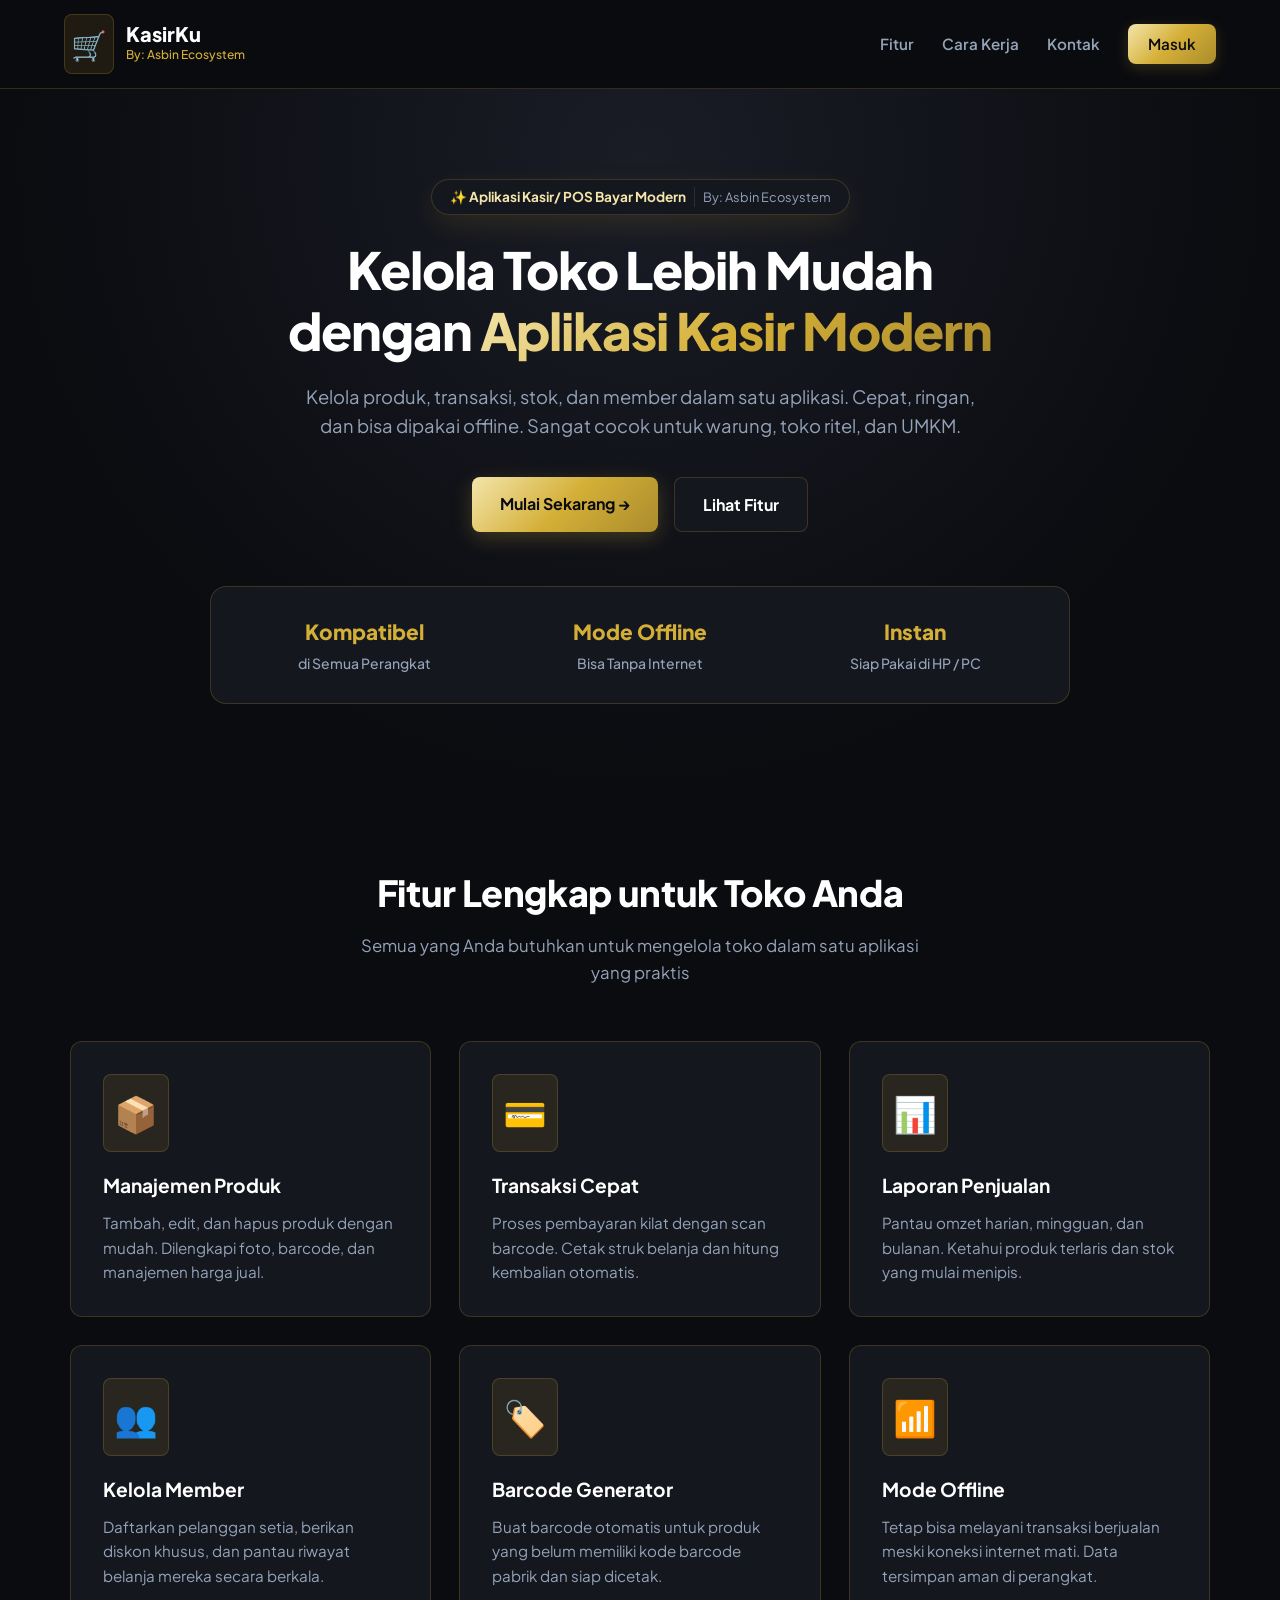
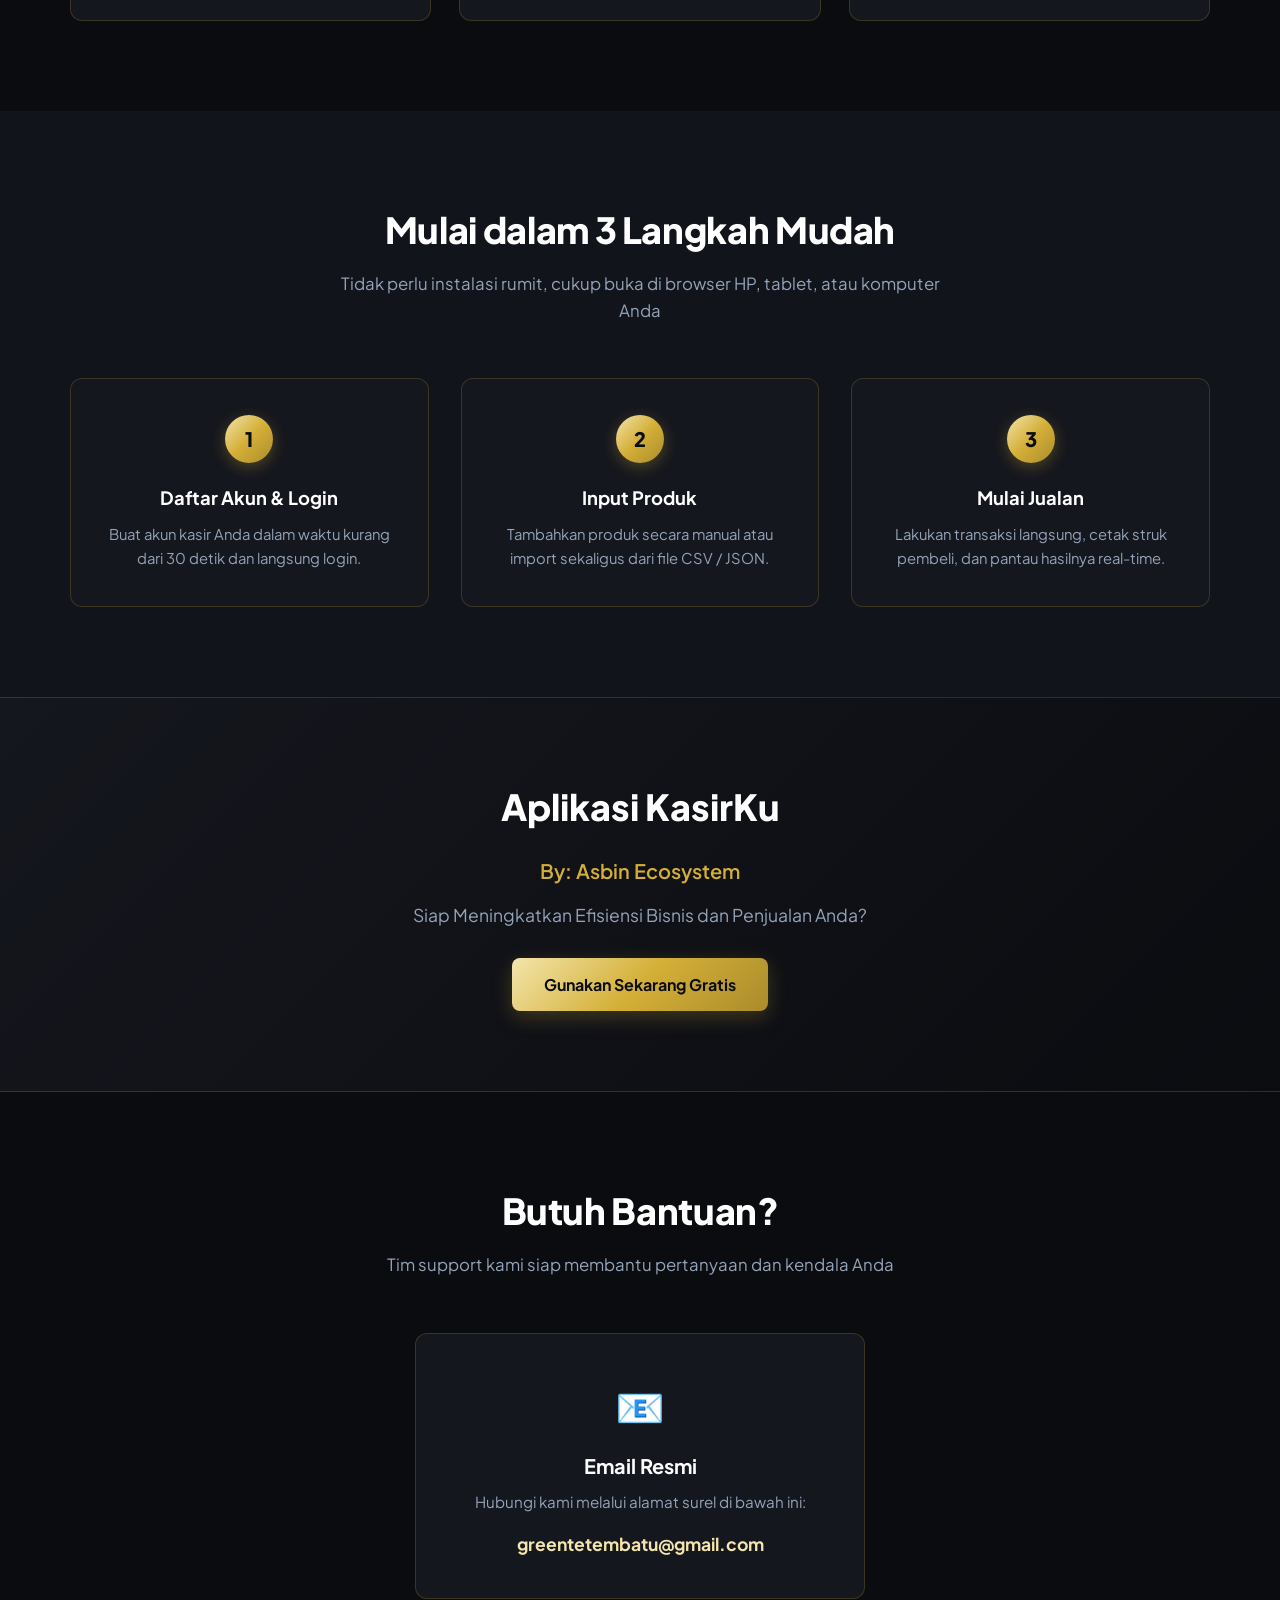
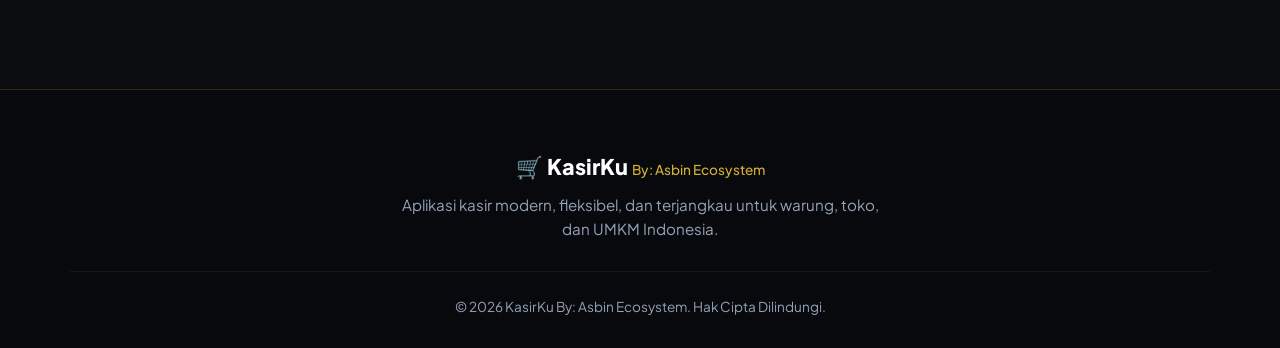
<file: index.html>
<!DOCTYPE html>
<html lang="id">
<head>

  <!-- ==============================
       DASAR
  ============================== -->
  <meta charset="UTF-8" />
  <meta http-equiv="X-UA-Compatible" content="IE=edge" />
  <meta
    name="viewport"
    content="width=device-width, initial-scale=1, viewport-fit=cover"
  />

  <!-- ==============================
       SEO UTAMA
  ============================== -->
  <title>KasirKu - Aplikasi Kasir Online & Offline untuk UMKM | Asbin Ecosystem</title>

  <meta
    name="description"
    content="KasirKu adalah aplikasi kasir (POS) modern untuk warung, toko, dan UMKM Indonesia. Kelola produk, transaksi, stok, dan member dengan mudah — online maupun offline. Gratis dan siap pakai."
  />

  <meta
    name="keywords"
    content="aplikasi kasir, kasir online, kasir offline, POS Indonesia, kasir UMKM, aplikasi POS gratis, kasir warung, kasir toko, manajemen stok, KasirKu, Asbin Ecosystem"
  />

  <meta name="author" content="Asbin Ecosystem" />
  <meta name="robots" content="index, follow, max-image-preview:large" />
  <meta name="googlebot" content="index, follow" />
  <meta name="theme-color" content="#2563eb" />
  <meta name="application-name" content="KasirKu" />
  <meta name="generator" content="Asbin Ecosystem" />

  <link rel="canonical" href="https://kasirasbinecosystem.vercel.app/" />

  <!-- Bahasa & Lokasi -->
  <meta http-equiv="content-language" content="id" />
  <meta name="geo.region" content="ID" />
  <meta name="geo.placename" content="Indonesia" />
  <link rel="icon" type="image/x-icon" href="/favicon.ico" />


  <!-- ==============================
       OPEN GRAPH (WhatsApp, FB, LinkedIn)
  ============================== -->
  <meta property="og:type" content="website" />
  <meta property="og:site_name" content="KasirKu" />
  <meta property="og:locale" content="id_ID" />
  <meta property="og:url" content="https://kasirasbinecosystem.vercel.app/" />
  <meta
    property="og:title"
    content="KasirKu - Aplikasi Kasir Online & Offline untuk UMKM"
  />
  <meta
    property="og:description"
    content="Aplikasi kasir (POS) modern untuk warung, toko, dan UMKM. Kelola produk, transaksi, stok, dan member dengan mudah. Gratis dan siap pakai."
  />
  <meta
    property="og:image"
    content="https://kasirasbinecosystem.vercel.app/icons/icon-512x512.png"
  />
  <meta property="og:image:width" content="512" />
  <meta property="og:image:height" content="512" />
  <meta property="og:image:alt" content="Logo KasirKu - Aplikasi Kasir UMKM" />

  <!-- ==============================
       TWITTER CARD
  ============================== -->
  <meta name="twitter:card" content="summary_large_image" />
  <meta
    name="twitter:title"
    content="KasirKu - Aplikasi Kasir Online & Offline untuk UMKM"
  />
  <meta
    name="twitter:description"
    content="Aplikasi kasir (POS) modern untuk warung, toko, dan UMKM. Kelola produk, transaksi, stok, dan member dengan mudah."
  />
  <meta
    name="twitter:image"
    content="https://kasirasbinecosystem.vercel.app/icons/icon-512x512.png"
  />
  <meta name="twitter:creator" content="@asbinecosystem" />

  <!-- ==============================
       PWA / MOBILE
  ============================== -->
  <!--<link rel="manifest" href="./manifest.json" />-->
  <link
    rel="icon"
    type="image/png"
    sizes="192x192"
    href="./icons/android-icon-192x192.png"
  />
  <link
    rel="icon"
    type="image/png"
    sizes="512x512"
    href="./icons/icon-512x512.png"
  />
  <link rel="shortcut icon" href="favicon.ico" type="image/x-icon" />
  <link
    rel="apple-touch-icon"
    sizes="180x180"
    href="./icons/android-icon-192x192.png"
  />

  <meta name="apple-mobile-web-app-capable" content="yes" />
  <meta name="apple-mobile-web-app-title" content="KasirKu" />
  <meta
    name="apple-mobile-web-app-status-bar-style"
    content="black-translucent"
  />
  <meta name="mobile-web-app-capable" content="yes" />
  <meta name="format-detection" content="telephone=no" />

  <!-- ==============================
       PERFORMA — Preconnect
  ============================== -->
  <link rel="preconnect" href="https://fonts.googleapis.com" />
  <link rel="preconnect" href="https://fonts.gstatic.com" crossorigin />
  <link rel="dns-prefetch" href="https://cdnjs.cloudflare.com" />
  <link rel="dns-prefetch" href="https://unpkg.com" />

  <!-- Font Google (Plus Jakarta Sans) -->
  <link
    href="https://fonts.googleapis.com/css2?family=Plus+Jakarta+Sans:wght@400;500;600;700;800&display=swap"
    rel="stylesheet"
  />

  <!-- ==============================
       STRUKTUR DATA — Schema.org
       Bantu Google pahami ini aplikasi (rich result)
  ============================== -->
  <script type="application/ld+json">
    {
      "@context": "https://schema.org",
      "@graph": [
        {
          "@type": "SoftwareApplication",
          "@id": "https://kasirasbinecosystem.vercel.app/#app",
          "name": "KasirKu",
          "alternateName": "KasirKu by Asbin Ecosystem",
          "url": "https://kasirasbinecosystem.vercel.app/",
          "applicationCategory": "BusinessApplication",
          "applicationSubCategory": "Point of Sale (POS)",
          "operatingSystem": "Web, Android, iOS",
          "inLanguage": "id-ID",
          "description": "Aplikasi kasir (POS) modern untuk warung, toko, dan UMKM. Kelola produk, transaksi, stok, dan member dengan mudah — online maupun offline.",
          "image": "https://kasirasbinecosystem.vercel.app/icons/icon-512x512.png",
          "screenshot": "https://kasirasbinecosystem.vercel.app/icons/icon-512x512.png",
          "offers": {
            "@type": "Offer",
            "price": "0",
            "priceCurrency": "IDR",
            "availability": "https://schema.org/InStock"
          },
          "featureList": [
            "Manajemen produk & stok",
            "Transaksi cepat dengan barcode",
            "Riwayat penjualan & laba",
            "Manajemen member & loyalitas",
            "Dukungan offline (PWA)",
            "Cetak struk & kartu member"
          ],
          "author": {
            "@type": "Organization",
            "name": "Asbin Ecosystem",
            "url": "https://kasirasbinecosystem.vercel.app/"
          }
        },
        {
          "@type": "Organization",
          "@id": "https://kasirasbinecosystem.vercel.app/#org",
          "name": "Asbin Ecosystem",
          "url": "https://kasirasbinecosystem.vercel.app/",
          "logo": "https://kasirasbinecosystem.vercel.app/icons/icon-512x512.png",
          "sameAs": []
        },
        {
          "@type": "WebSite",
          "@id": "https://kasirasbinecosystem.vercel.app/#website",
          "url": "https://kasirasbinecosystem.vercel.app/",
          "name": "KasirKu",
          "publisher": {
            "@id": "https://kasirasbinecosystem.vercel.app/#org"
          },
          "potentialAction": {
            "@type": "SearchAction",
            "target": "https://kasirasbinecosystem.vercel.app/?q={search_term_string}",
            "query-input": "required name=search_term_string"
          }
        }
      ]
    }
  </script>



  <style>
    /* ============ DESIGN SYSTEM & VARIABLES (DARK GOLD) ============ */
:root {
  --bg-dark: #0b0c10;
  --bg-card: #15171e;
  --bg-alt: #12141c;
  --gold-primary: #d4af37;
  --gold-light: #f3e5ab;
  --gold-gradient: linear-gradient(135deg, #f3e5ab 0%, #d4af37 50%, #aa8c2c 100%);
  --text-main: #ffffff;
  --text-muted: #94a3b8;
  --border-color: rgba(212, 175, 55, 0.2);
  --radius-sm: 8px;
  --radius-md: 12px;
  --radius-lg: 16px;
  --shadow-gold: 0 10px 30px -4px rgba(212, 175, 55, 0.15);
  --transition: all 0.4s cubic-bezier(0.16, 1, 0.3, 1);
}

/* ============ RESET & BASE ============ */
* {
  margin: 0;
  padding: 0;
  box-sizing: border-box;
}

html {
  scroll-behavior: smooth;
  font-family: 'Plus Jakarta Sans', system-ui, -apple-system, sans-serif;
  color: var(--text-main);
  background-color: var(--bg-dark);
}

body {
  line-height: 1.6;
  overflow-x: hidden;
  background-color: var(--bg-dark);
}

a {
  text-decoration: none;
  color: inherit;
}

/* ============ ANIMASI KEYFRAMES ============ */
@keyframes fadeInDown {
  from {
    opacity: 0;
    transform: translateY(-20px);
  }
  to {
    opacity: 1;
    transform: translateY(0);
  }
}

@keyframes fadeInUp {
  from {
    opacity: 0;
    transform: translateY(30px);
  }
  to {
    opacity: 1;
    transform: translateY(0);
  }
}

@keyframes floatGlow {
  0%, 100% {
    box-shadow: 0 10px 30px -4px rgba(212, 175, 55, 0.15);
  }
  50% {
    box-shadow: 0 15px 40px -2px rgba(212, 175, 55, 0.3);
  }
}

.hero-inner, .section-title, .feature-card, .step-card {
  animation: fadeInUp 0.8s cubic-bezier(0.16, 1, 0.3, 1) forwards;
}

/* ============ NAVBAR ============ */
.navbar {
  position: sticky;
  top: 0;
  background: rgba(11, 12, 16, 0.85);
  backdrop-filter: blur(12px);
  border-bottom: 1px solid var(--border-color);
  z-index: 1000;
  animation: fadeInDown 0.6s ease;
}

.nav-inner {
  max-width: 1200px;
  margin: 0 auto;
  padding: 14px 24px;
  display: flex;
  align-items: center;
  justify-content: space-between;
}

.logo {
  display: flex;
  align-items: center;
  gap: 12px;
  transition: var(--transition);
}

.logo:hover {
  transform: scale(1.02);
}

.logo-icon {
  font-size: 1.8rem;
  background: rgba(212, 175, 55, 0.1);
  border: 1px solid var(--border-color);
  padding: 6px;
  border-radius: var(--radius-sm);
}

.logo-text {
  display: flex;
  flex-direction: column;
}

.logo-text .title {
  font-weight: 800;
  font-size: 1.25rem;
  color: var(--text-main);
  line-height: 1.1;
}

.logo-text .subtitle {
  font-size: 0.75rem;
  color: var(--gold-primary);
  font-weight: 500;
}

.nav-links {
  display: flex;
  align-items: center;
  gap: 28px;
}

.nav-links a {
  font-size: 0.95rem;
  font-weight: 600;
  color: var(--text-muted);
  transition: var(--transition);
  position: relative;
}

.nav-links a:not(.btn-login-nav):after {
  content: '';
  position: absolute;
  width: 0;
  height: 2px;
  bottom: -4px;
  left: 0;
  background-color: var(--gold-primary);
  transition: var(--transition);
}

.nav-links a:hover {
  color: var(--gold-primary);
}

.nav-links a:hover:after {
  width: 100%;
}

.btn-login-nav {
  background: var(--gold-gradient);
  color: #0b0c10 !important;
  font-weight: 700;
  padding: 8px 20px;
  border-radius: var(--radius-sm);
  box-shadow: 0 4px 15px rgba(212, 175, 55, 0.2);
  transition: var(--transition);
}

.btn-login-nav:hover {
  transform: translateY(-2px);
  box-shadow: 0 6px 20px rgba(212, 175, 55, 0.4);
}

/* ============ HERO SECTION ============ */
.hero {
  background: radial-gradient(circle at 50% 10%, #1a1c26 0%, var(--bg-dark) 70%);
  padding: 90px 24px 70px;
  text-align: center;
  position: relative;
  overflow: hidden;
}

.hero-inner {
  max-width: 860px;
  margin: 0 auto;
}

.badge-wrapper {
  display: inline-flex;
  align-items: center;
  gap: 8px;
  background: var(--bg-card);
  padding: 6px 18px;
  border-radius: 50px;
  border: 1px solid var(--border-color);
  box-shadow: var(--shadow-gold);
  margin-bottom: 24px;
  animation: fadeInDown 0.8s ease;
}

.badge {
  font-size: 0.85rem;
  font-weight: 700;
  color: var(--gold-light);
}

.badge-sub {
  font-size: 0.8rem;
  color: var(--text-muted);
  border-left: 1px solid rgba(255, 255, 255, 0.1);
  padding-left: 8px;
}

.hero h1 {
  font-size: 3.2rem;
  font-weight: 800;
  line-height: 1.2;
  letter-spacing: -0.02em;
  margin-bottom: 20px;
}

.hero .highlight {
  background: var(--gold-gradient);
  -webkit-background-clip: text;
  -webkit-text-fill-color: transparent;
}

.hero p {
  font-size: 1.15rem;
  color: var(--text-muted);
  max-width: 680px;
  margin: 0 auto 36px;
}

.hero-buttons {
  display: flex;
  justify-content: center;
  gap: 16px;
  margin-bottom: 54px;
}

.btn-primary, .btn-secondary {
  padding: 14px 28px;
  font-weight: 700;
  border-radius: var(--radius-sm);
  transition: var(--transition);
}

.btn-primary {
  background: var(--gold-gradient);
  color: #0b0c10;
  box-shadow: 0 6px 20px rgba(212, 175, 55, 0.25);
}

.btn-primary:hover {
  transform: translateY(-3px);
  box-shadow: 0 10px 25px rgba(212, 175, 55, 0.4);
}

.btn-secondary {
  background: var(--bg-card);
  color: var(--text-main);
  border: 1px solid var(--border-color);
}

.btn-secondary:hover {
  background: rgba(212, 175, 55, 0.08);
  border-color: var(--gold-primary);
  color: var(--gold-light);
  transform: translateY(-3px);
}

.stats {
  display: grid;
  grid-template-columns: repeat(3, 1fr);
  gap: 24px;
  background: var(--bg-card);
  padding: 28px;
  border-radius: var(--radius-lg);
  border: 1px solid var(--border-color);
  animation: floatGlow 6s ease-in-out infinite;
}

.stat-value {
  font-size: 1.3rem;
  font-weight: 800;
  color: var(--gold-primary);
  margin-bottom: 4px;
}

.stat-label {
  font-size: 0.875rem;
  color: var(--text-muted);
  font-weight: 500;
}

/* ============ LAYOUT GENERAL & SECTIONS ============ */
.section-padding {
  padding: 90px 24px;
}

.bg-alt {
  background-color: var(--bg-alt);
}

.section-inner {
  max-width: 1140px;
  margin: 0 auto;
}

.section-title {
  text-align: center;
  max-width: 600px;
  margin: 0 auto 54px;
}

.section-title h2 {
  font-size: 2.25rem;
  font-weight: 800;
  margin-bottom: 12px;
  letter-spacing: -0.01em;
  color: var(--text-main);
}

.section-title p {
  color: var(--text-muted);
  font-size: 1.05rem;
}

/* ============ FITUR ============ */
.features-grid {
  display: grid;
  grid-template-columns: repeat(auto-fit, minmax(320px, 1fr));
  gap: 28px;
}

.feature-card {
  background: var(--bg-card);
  padding: 32px;
  border-radius: var(--radius-md);
  border: 1px solid var(--border-color);
  transition: var(--transition);
}

.feature-card:hover {
  transform: translateY(-6px);
  border-color: var(--gold-primary);
  box-shadow: var(--shadow-gold);
}

.feature-icon {
  font-size: 2.2rem;
  margin-bottom: 18px;
  display: inline-block;
  background: rgba(212, 175, 55, 0.1);
  border: 1px solid var(--border-color);
  padding: 10px;
  border-radius: var(--radius-sm);
  transition: var(--transition);
}

.feature-card:hover .feature-icon {
  transform: scale(1.1) rotate(5deg);
}

.feature-card h3 {
  font-size: 1.2rem;
  font-weight: 700;
  margin-bottom: 10px;
  color: var(--text-main);
}

.feature-card p {
  color: var(--text-muted);
  font-size: 0.95rem;
  line-height: 1.6;
}

/* ============ CARA KERJA ============ */
.steps-grid {
  display: grid;
  grid-template-columns: repeat(3, 1fr);
  gap: 32px;
}

.step-card {
  background: var(--bg-card);
  padding: 36px 28px;
  border-radius: var(--radius-md);
  border: 1px solid var(--border-color);
  text-align: center;
  position: relative;
  transition: var(--transition);
}

.step-card:hover {
  transform: translateY(-5px);
  border-color: var(--gold-primary);
}

.step-num {
  width: 48px;
  height: 48px;
  background: var(--gold-gradient);
  color: #0b0c10;
  font-size: 1.25rem;
  font-weight: 800;
  border-radius: 50%;
  display: flex;
  align-items: center;
  justify-content: center;
  margin: 0 auto 20px;
  box-shadow: 0 4px 15px rgba(212, 175, 55, 0.3);
}

.step-card h3 {
  font-size: 1.15rem;
  font-weight: 700;
  margin-bottom: 10px;
  color: var(--text-main);
}

.step-card p {
  color: var(--text-muted);
  font-size: 0.925rem;
}

/* ============ CTA BANNER ============ */
.cta-banner {
  background: linear-gradient(135deg, #15171e 0%, #0b0c10 100%);
  border-top: 1px solid var(--border-color);
  border-bottom: 1px solid var(--border-color);
  padding: 80px 24px;
  text-align: center;
}

.cta-inner {
  max-width: 700px;
  margin: 0 auto;
}

.cta-banner h2 {
  font-size: 2.25rem;
  font-weight: 800;
  margin-bottom: 8px;
  color: var(--text-main);
}

.cta-subtext {
  font-size: 1.25rem;
  color: var(--gold-primary);
  font-weight: 600;
}

.cta-banner p {
  font-size: 1.1rem;
  color: var(--text-muted);
  margin-bottom: 28px;
}

.btn-cta {
  display: inline-block;
  background: var(--gold-gradient);
  color: #0b0c10;
  padding: 14px 32px;
  font-weight: 700;
  border-radius: var(--radius-sm);
  transition: var(--transition);
  box-shadow: 0 6px 20px rgba(212, 175, 55, 0.25);
}

.btn-cta:hover {
  transform: scale(1.05);
  box-shadow: 0 10px 30px rgba(212, 175, 55, 0.4);
}

/* ============ KONTAK ============ */
.kontak-grid {
  display: flex;
  justify-content: center;
}

.kontak-card {
  background: var(--bg-card);
  padding: 40px;
  border-radius: var(--radius-md);
  border: 1px solid var(--border-color);
  text-align: center;
  max-width: 450px;
  width: 100%;
  transition: var(--transition);
}

.kontak-card:hover {
  border-color: var(--gold-primary);
  box-shadow: var(--shadow-gold);
}

.kontak-icon {
  font-size: 2.5rem;
  margin-bottom: 12px;
}

.kontak-card h3 {
  font-size: 1.25rem;
  font-weight: 700;
  margin-bottom: 8px;
  color: var(--text-main);
}

.kontak-card p {
  color: var(--text-muted);
  margin-bottom: 16px;
  font-size: 0.95rem;
}

.kontak-link {
  display: inline-block;
  font-size: 1.1rem;
  font-weight: 700;
  color: var(--gold-light);
  transition: var(--transition);
}

.kontak-link:hover {
  color: var(--gold-primary);
  text-decoration: underline;
}

/* ============ FOOTER ============ */
.footer {
  background: #08090c;
  color: var(--text-muted);
  padding: 60px 24px 30px;
  border-top: 1px solid var(--border-color);
}

.footer-inner {
  max-width: 1140px;
  margin: 0 auto;
  text-align: center;
}

.footer-brand h3 {
  color: var(--text-main);
  font-size: 1.35rem;
  font-weight: 800;
  margin-bottom: 8px;
}

.footer-brand h3 span {
  font-size: 0.85rem;
  color: var(--gold-primary);
  font-weight: 500;
}

.footer-brand p {
  font-size: 0.95rem;
  max-width: 500px;
  margin: 0 auto 30px;
}

.footer-bottom {
  padding-top: 24px;
  border-top: 1px solid rgba(255, 255, 255, 0.05);
  font-size: 0.85rem;
}

/* ============ RESPONSIF (MOBILE & TABLET) ============ */
@media (max-width: 900px) {
  .hero h1 {
    font-size: 2.4rem;
  }
  
  .steps-grid {
    grid-template-columns: 1fr;
    gap: 20px;
  }
}

@media (max-width: 640px) {
  .nav-inner {
    padding: 12px 16px;
  }
  
  .nav-links {
    gap: 12px;
  }

  .nav-links a:not(.btn-login-nav) {
    display: none; 
  }

  .hero {
    padding: 60px 16px 50px;
  }

  .hero h1 {
    font-size: 1.9rem;
  }

  .badge-wrapper {
    flex-direction: column;
    gap: 2px;
    padding: 8px 16px;
  }

  .badge-sub {
    border-left: none;
    padding-left: 0;
  }

  .hero-buttons {
    flex-direction: column;
  }

  .btn-primary, .btn-secondary {
    width: 100%;
    text-align: center;
  }

  .stats {
    grid-template-columns: 1fr;
    gap: 16px;
    padding: 20px;
  }

  .features-grid {
    grid-template-columns: 1fr;
  }

  .section-padding {
    padding: 60px 16px;
  }

  .section-title h2 {
    font-size: 1.75rem;
  }
}
  </style>


</head>
<body>

  <!-- ============ NAVBAR ============ -->
  <nav class="navbar">
    <div class="nav-inner">
      <a href="#" class="logo" aria-label="KasirKu Beranda">
        <div class="logo-icon">🛒</div>
        <div class="logo-text">
          <span class="title">KasirKu</span>
          <span class="subtitle">By: Asbin Ecosystem</span>
        </div>
      </a>
      
      <div class="nav-links">
        <a href="#fitur">Fitur</a>
        <a href="#cara-kerja">Cara Kerja</a>
        <a href="#kontak">Kontak</a>
        <a href="login.html" class="btn-login-nav">Masuk</a>
      </div>
    </div>
  </nav>

  <!-- ============ HERO SECTION ============ -->
  <header class="hero">
    <div class="hero-inner">
      <div class="badge-wrapper">
        <span class="badge">✨ Aplikasi Kasir/ POS Bayar Modern</span>
        <span class="badge-sub">By: Asbin Ecosystem</span>
      </div>

      <h1>
        Kelola Toko Lebih Mudah<br>
        dengan <span class="highlight">Aplikasi Kasir Modern</span>
      </h1>

      <p>
        Kelola produk, transaksi, stok, dan member dalam satu aplikasi.
        Cepat, ringan, dan bisa dipakai offline. Sangat cocok untuk warung, toko ritel, dan UMKM.
      </p>

      <div class="hero-buttons">
        <a href="login.html" class="btn-primary">Mulai Sekarang →</a>
        <a href="#fitur" class="btn-secondary">Lihat Fitur</a>
      </div>

      <div class="stats">
        <div class="stat">
          <div class="stat-value">Kompatibel</div>
          <div class="stat-label">di Semua Perangkat</div>
        </div>
        <div class="stat">
          <div class="stat-value">Mode Offline</div>
          <div class="stat-label">Bisa Tanpa Internet</div>
        </div>
        <div class="stat">
          <div class="stat-value">Instan</div>
          <div class="stat-label">Siap Pakai di HP / PC</div>
        </div>
      </div>
    </div>
  </header>

  <!-- ============ FITUR ============ -->
  <section id="fitur" class="section-padding">
    <div class="section-inner">
      <div class="section-title">
        <h2>Fitur Lengkap untuk Toko Anda</h2>
        <p>Semua yang Anda butuhkan untuk mengelola toko dalam satu aplikasi yang praktis</p>
      </div>

      <div class="features-grid">
        <article class="feature-card">
          <div class="feature-icon">📦</div>
          <h3>Manajemen Produk</h3>
          <p>Tambah, edit, dan hapus produk dengan mudah. Dilengkapi foto, barcode, dan manajemen harga jual.</p>
        </article>

        <article class="feature-card">
          <div class="feature-icon">💳</div>
          <h3>Transaksi Cepat</h3>
          <p>Proses pembayaran kilat dengan scan barcode. Cetak struk belanja dan hitung kembalian otomatis.</p>
        </article>

        <article class="feature-card">
          <div class="feature-icon">📊</div>
          <h3>Laporan Penjualan</h3>
          <p>Pantau omzet harian, mingguan, dan bulanan. Ketahui produk terlaris dan stok yang mulai menipis.</p>
        </article>

        <article class="feature-card">
          <div class="feature-icon">👥</div>
          <h3>Kelola Member</h3>
          <p>Daftarkan pelanggan setia, berikan diskon khusus, dan pantau riwayat belanja mereka secara berkala.</p>
        </article>

        <article class="feature-card">
          <div class="feature-icon">🏷️</div>
          <h3>Barcode Generator</h3>
          <p>Buat barcode otomatis untuk produk yang belum memiliki kode barcode pabrik dan siap dicetak.</p>
        </article>

        <article class="feature-card">
          <div class="feature-icon">📶</div>
          <h3>Mode Offline</h3>
          <p>Tetap bisa melayani transaksi berjualan meski koneksi internet mati. Data tersimpan aman di perangkat.</p>
        </article>
      </div>
    </div>
  </section>

  <!-- ============ CARA KERJA ============ -->
  <section id="cara-kerja" class="section-padding bg-alt">
    <div class="section-inner">
      <div class="section-title">
        <h2>Mulai dalam 3 Langkah Mudah</h2>
        <p>Tidak perlu instalasi rumit, cukup buka di browser HP, tablet, atau komputer Anda</p>
      </div>

      <div class="steps-grid">
        <div class="step-card">
          <div class="step-num">1</div>
          <h3>Daftar Akun & Login</h3>
          <p>Buat akun kasir Anda dalam waktu kurang dari 30 detik dan langsung login.</p>
        </div>
        
        <div class="step-card">
          <div class="step-num">2</div>
          <h3>Input Produk</h3>
          <p>Tambahkan produk secara manual atau import sekaligus dari file CSV / JSON.</p>
        </div>
        
        <div class="step-card">
          <div class="step-num">3</div>
          <h3>Mulai Jualan</h3>
          <p>Lakukan transaksi langsung, cetak struk pembeli, dan pantau hasilnya real-time.</p>
        </div>
      </div>
    </div>
  </section>

  <!-- ============ CTA BANNER ============ -->
  <section class="cta-banner">
    <div class="cta-inner">
      <h2>Aplikasi KasirKu <br><span class="cta-subtext">By: Asbin Ecosystem</span></h2>
      <p>Siap Meningkatkan Efisiensi Bisnis dan Penjualan Anda?</p>
      <a href="login.html" class="btn-cta">Gunakan Sekarang Gratis</a>
    </div>
  </section>

  <!-- ============ KONTAK ============ -->
  <section id="kontak" class="section-padding">
    <div class="section-inner">
      <div class="section-title">
        <h2>Butuh Bantuan?</h2>
        <p>Tim support kami siap membantu pertanyaan dan kendala Anda</p>
      </div>

      <div class="kontak-grid">
        <div class="kontak-card">
          <div class="kontak-icon">📧</div>
          <h3>Email Resmi</h3>
          <p>Hubungi kami melalui alamat surel di bawah ini:</p>
          <a href="mailto:greentetembatu@gmail.com" class="kontak-link">greentetembatu@gmail.com</a>
        </div>
      </div>
    </div>
  </section>

  <!-- ============ FOOTER ============ -->
  <footer class="footer">
    <div class="footer-inner">
      <div class="footer-brand">
        <h3>🛒 KasirKu <span>By: Asbin Ecosystem</span></h3>
        <p>Aplikasi kasir modern, fleksibel, dan terjangkau untuk warung, toko, dan UMKM Indonesia.</p>
      </div>
      <div class="footer-bottom">
        <p>© <span id="tahun"></span> KasirKu By: Asbin Ecosystem. Hak Cipta Dilindungi.</p>
      </div>
    </div>
  </footer>

  <script>
    // Otomatis update tahun di footer
    document.getElementById('tahun').textContent = new Date().getFullYear();
  </script>
</body>
</html>
</file>
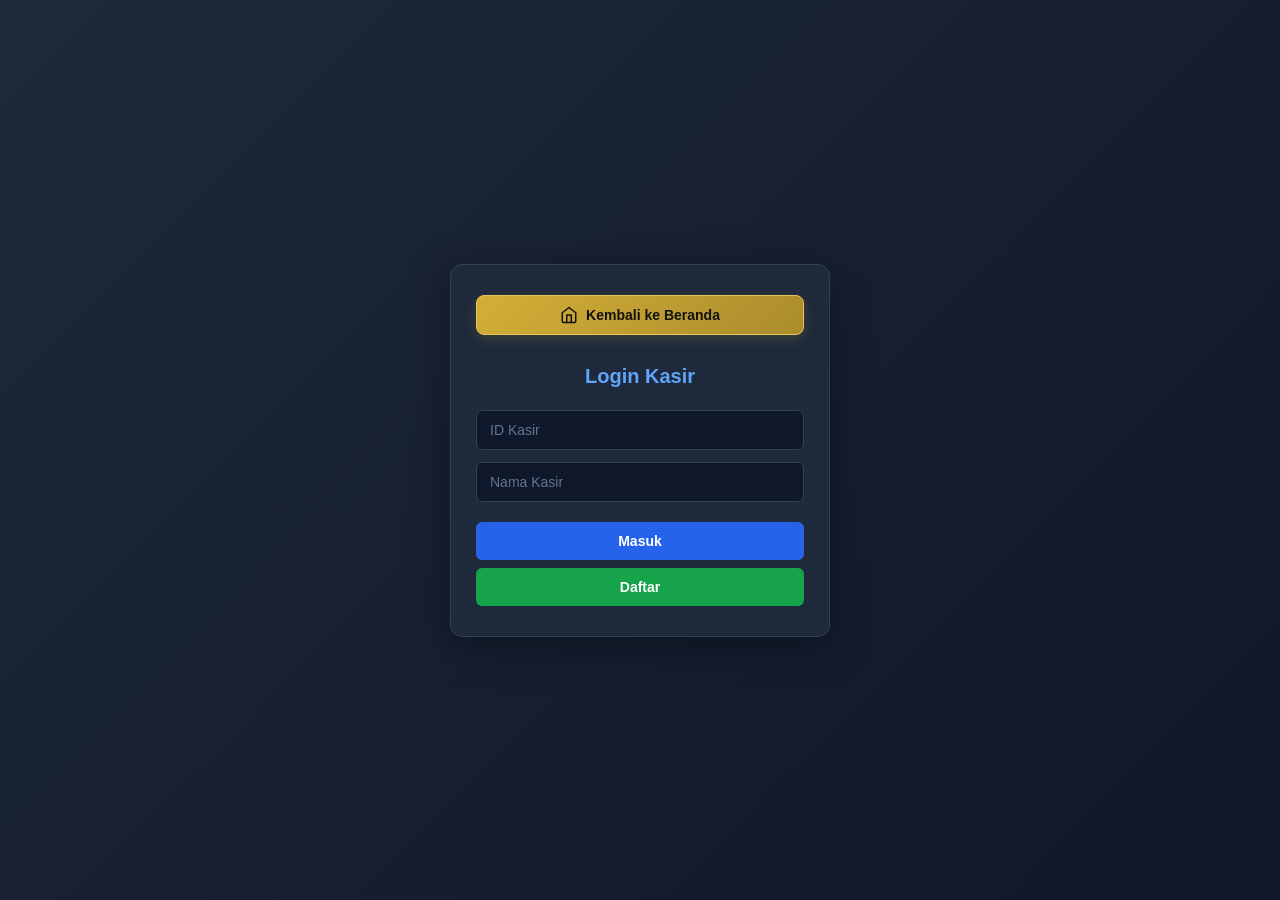
<file: login.html>
<!doctype html>
<html lang="id">
  <head>
    <!-- ==============================
       DASAR & PWA
  ============================== -->
    <meta charset="UTF-8" />
    <meta http-equiv="X-UA-Compatible" content="IE=edge" />
    <meta
      name="viewport"
      content="width=device-width, initial-scale=1, viewport-fit=cover"
    />
    <meta name="theme-color" content="#2563eb" />

    <!-- ==============================
       PRIVASI: CEGAH GOOGLE MENGINDEKS
       (Sangat penting untuk halaman dashboard)
  ============================== -->
    <meta name="robots" content="noindex, nofollow" />
    <title>Login - KasirKu By: Asbin Ecosystem</title>

    <!-- ==============================
       FAVICON & MANIFEST (Path Absolut)
  ============================== -->
    <link rel="icon" href="/favicon.ico" sizes="any" />
    <link
      rel="icon"
      type="image/png"
      sizes="192x192"
      href="/icons/android-icon-192x192.png"
    />
    <link rel="apple-touch-icon" href="/apple-touch-icon.png" />
    <link rel="manifest" href="/manifest.json" />

    <!-- ==============================
       PWA / MOBILE
  ============================== -->
    <meta name="apple-mobile-web-app-capable" content="yes" />
    <meta name="apple-mobile-web-app-title" content="KasirKu" />
    <meta
      name="apple-mobile-web-app-status-bar-style"
      content="black-translucent"
    />
    <meta name="mobile-web-app-capable" content="yes" />
    <meta name="format-detection" content="telephone=no" />

    <!-- ==============================
       PERFORMA — Font Google
  ============================== -->
    <link rel="preconnect" href="https://fonts.googleapis.com" />
    <link rel="preconnect" href="https://fonts.gstatic.com" crossorigin />
    <link
      href="https://fonts.googleapis.com/css2?family=Plus+Jakarta+Sans:wght@400;500;600;700;800&display=swap"
      rel="stylesheet"
    />

    <style>
      * {
        box-sizing: border-box;
        margin: 0;
        padding: 0;
      }

      body {
        font-family:
          -apple-system, BlinkMacSystemFont, "Segoe UI", Roboto, sans-serif;
        background: linear-gradient(135deg, #1e293b 0%, #0f172a 100%);
        min-height: 100vh;
        display: flex;
        align-items: center;
        justify-content: center;
        padding: 20px;
        color: #e2e8f0;
      }

      .login-box {
        background: #1e293b;
        border: 1px solid #334155;
        border-radius: 12px;
        padding: 30px 25px;
        width: 100%;
        max-width: 380px;
        box-shadow: 0 10px 40px rgba(0, 0, 0, 0.4);
      }

      .login-box h2 {
        text-align: center;
        font-size: 20px;
        margin-bottom: 22px;
        color: #60a5fa;
      }

      .login-box input[type="text"] {
        width: 100%;
        padding: 11px 13px;
        margin-bottom: 12px;
        background: #0f172a;
        border: 1px solid #334155;
        border-radius: 6px;
        color: #e2e8f0;
        font-size: 14px;
        outline: none;
        transition: border-color 0.15s;
      }

      .login-box input[type="text"]:focus {
        border-color: #60a5fa;
        box-shadow: 0 0 0 3px rgba(96, 165, 250, 0.15);
      }

      .login-box input[type="text"]::placeholder {
        color: #64748b;
      }

      .login-box button {
        width: 100%;
        padding: 11px;
        margin-top: 8px;
        border: none;
        border-radius: 6px;
        font-size: 14px;
        font-weight: 600;
        cursor: pointer;
        transition: background 0.15s;
      }
      .btn-home {
        display: flex;
        align-items: center;
        justify-content: center;
        gap: 8px;
        padding: 10px 20px;
        background: linear-gradient(135deg, #d4af37 0%, #aa8c2c 100%);
        color: #121212;
        font-family: "Segoe UI", Tahoma, Geneva, Verdana, sans-serif;
        font-weight: 600;
        font-size: 14px;
        text-decoration: none;
        border-radius: 8px;
        box-shadow: 0 4px 12px rgba(212, 175, 55, 0.2);
        transition: all 0.3s ease;
        border: 1px solid #e6c65c;
        margin-bottom: 30px;
      }

      .btn-home:hover {
        background: linear-gradient(135deg, #e6c65c 0%, #d4af37 100%);
        transform: translateY(-2px);
        box-shadow: 0 6px 16px rgba(212, 175, 55, 0.4);
        color: #000000;
      }

      .btn-home:active {
        transform: translateY(0);
        box-shadow: 0 2px 8px rgba(212, 175, 55, 0.2);
      }
      .btn-masuk {
        background: #2563eb;
        color: white;
      }
      .btn-masuk:hover {
        background: #1d4ed8;
      }

      .btn-daftar {
        background: #16a34a;
        color: white;
      }
      .btn-daftar:hover {
        background: #15803d;
      }

      .btn-install {
        background: #7c3aed;
        color: white;
      }
      .btn-install:hover {
        background: #6d28d9;
      }

      /* ============ LAYAR KUNCI ============ */
      #layarKunci h2 {
        color: #dc2626;
      }

      #layarKunci p {
        font-size: 14px;
        line-height: 1.6;
        margin-bottom: 12px;
        text-align: center;
      }

      .kontak-box {
        background: #422006;
        border: 1px solid #f59e0b;
        border-radius: 8px;
        padding: 12px;
        margin: 15px 0;
        font-size: 14px;
        text-align: center;
        color: #fbbf24;
      }

      .kontak-box div {
        margin: 4px 0;
      }

      .kode-input {
        text-align: center;
        font-family: monospace;
        letter-spacing: 2px;
        text-transform: uppercase;
      }

      #pesanKode {
        font-size: 12px;
        margin-top: 8px;
        min-height: 16px;
        text-align: center;
      }

      .sub {
        font-size: 13px;
        color: #94a3b8;
        text-align: center;
        margin-top: 5px;
      }
    </style>
  </head>
  <body>
    <div class="login-box">
      <!-- ============ FORM LOGIN ============ -->
      <div id="formLoginArea">
        <a href="index.html" class="btn-home">
          <svg
            xmlns="http://www.w3.org/2000/svg"
            width="18"
            height="18"
            viewBox="0 0 24 24"
            fill="none"
            stroke="currentColor"
            stroke-width="2"
            stroke-linecap="round"
            stroke-linejoin="round"
          >
            <path d="m3 9 9-7 9 7v11a2 2 0 0 1-2 2H5a2 2 0 0 1-2-2z" />
            <polyline points="9 22 9 12 15 12 15 22" />
          </svg>
          Kembali ke Beranda
        </a>
        <h2>Login Kasir</h2>

        <input
          type="text"
          id="kasirId"
          placeholder="ID Kasir"
          autocomplete="username"
        />
        <input
          type="text"
          id="kasirNama"
          placeholder="Nama Kasir"
          autocomplete="name"
        />

        <button class="btn-masuk" onclick="loginKasir()">Masuk</button>
        <button class="btn-daftar" onclick="tambahKasir()">Daftar</button>
        <button id="installBtn" class="btn-install" style="display: none">
          Install Aplikasi
        </button>
      </div>

      <!-- ============ LAYAR KUNCI (expired) ============ -->
      <div id="layarKunci" style="display: none">
        <h2>🔒 Masa Aktif Habis</h2>

        <p>
          Masa penggunaan aplikasi Anda telah berakhir.<br />
          Untuk memperpanjang, silakan hubungi:
        </p>

        <div class="kontak-box">
          <div>📧 <strong>greentetembatu@gmail.com</strong></div>
          <div>📱 WA <strong>085214056596</strong></div>
        </div>

        <p class="sub">
          Setelah melakukan pembayaran, Anda akan menerima kode unik.<br />
          Masukkan kode tersebut di bawah ini:
        </p>

        <input
          type="text"
          id="kodePerpanjang"
          class="kode-input"
          placeholder="Masukkan kode unik"
        />

        <button class="btn-masuk" onclick="perpanjangLisensi()">
          Aktifkan Kode
        </button>

        <p id="pesanKode"></p>
      </div>
    </div>

    <script>
      /* =====================================================
   SISTEM LISENSI MULTI-DURASI
   - Trial awal: 30 hari
   - Notifikasi saat ≤5 hari sebelum expired
   - Perpanjangan: 1 bulan / 3 bulan / 6 bulan / 1 tahun / selamanya
   - Kode terenkripsi (XOR + base64 + split)
===================================================== */

      /* ============ KONFIGURASI ============ */
      const DURASI_TRIAL_HARI = 30;
      const NOTIF_AMBANG_HARI = 5;

      const KEY_STORAGE = "app_license_v2";
      const KEY_MIRROR_1 = "app_mirror_a2";
      const KEY_MIRROR_2 = "app_mirror_b2";

      // Kunci XOR (acak, jangan diubah setelah dipakai)
      const XOR_KEY = [0x47, 0x52, 0x4e, 0x54, 0x42, 0x54, 0x55]; // "GRNTBTU"

      /* ============ KODE LISENSI (TERENKRIPSI) ============ */
      const _C = {
        EXT_1BULAN: ["AgoaeXMW", "AAsTAA=="],
        EXT_3BULAN: ["AgoaeXEW", "AAsTAA=="],
        EXT_6BULAN: ["AgoaeXQW", "AAsTAA=="],
        EXT_1TAHUN: ["AgoaeXMA", "FA8HAA=="],
        EXT_FOREVER: ["AgoaeQQb", "BwIECwY="],
      };

      /* ============ ENCODE / DECODE ============ */
      function _enc(plain) {
        let x = "";
        for (let i = 0; i < plain.length; i++) {
          x += String.fromCharCode(
            plain.charCodeAt(i) ^ XOR_KEY[i % XOR_KEY.length],
          );
        }
        return btoa(x);
      }

      function _dec(encoded) {
        try {
          const x = atob(encoded);
          let p = "";
          for (let i = 0; i < x.length; i++) {
            p += String.fromCharCode(
              x.charCodeAt(i) ^ XOR_KEY[i % XOR_KEY.length],
            );
          }
          return p;
        } catch (e) {
          return "";
        }
      }

      /* ============ CEK KODE PERPANJANGAN ============ */
      function cekKodePerpanjangan(input) {
        if (!input) return null;
        const user = input.trim().toUpperCase();

        const mapping = [
          { key: "EXT_1BULAN", hari: 30 },
          { key: "EXT_3BULAN", hari: 90 },
          { key: "EXT_6BULAN", hari: 180 },
          { key: "EXT_1TAHUN", hari: 365 },
          { key: "EXT_FOREVER", hari: -1 }, // -1 = selamanya
        ];

        for (const m of mapping) {
          const arr = _C[m.key];
          if (!arr) continue;
          const plain = _dec(arr.join(""));
          if (plain && plain.toUpperCase() === user) return m.hari;
        }
        return null;
      }

      /* ============ GET / SAVE LISENSI ============ */
      function getLisensi() {
        try {
          const a = JSON.parse(localStorage.getItem(KEY_STORAGE) || "null");
          const b = localStorage.getItem(KEY_MIRROR_1);
          const c = localStorage.getItem(KEY_MIRROR_2);
          if (!a && !b && !c) return null;
          return a || JSON.parse(b || c || "null");
        } catch (e) {
          return null;
        }
      }

      function saveLisensi(data) {
        const str = JSON.stringify(data);
        localStorage.setItem(KEY_STORAGE, str);
        localStorage.setItem(KEY_MIRROR_1, str);
        localStorage.setItem(KEY_MIRROR_2, str);
      }

      function sudahPernahDaftar() {
        return getLisensi() !== null;
      }

      /* ============ MULAI LISENSI ============ */
      function mulaiLisensi() {
        const now = Date.now();
        const data = {
          installDate: now,
          lastActive: now,
          extendLog: [],
          forever: false,
        };
        saveLisensi(data);
        return data;
      }

      /* ============ HITUNG SISA HARI ============ */
      function sisaHariLisensi() {
        const data = getLisensi();
        if (!data) return null;

        if (data.forever) {
          return {
            sisaHari: Infinity,
            expired: false,
            forever: true,
            batasAkhir: null,
          };
        }

        const totalExtend = (data.extendLog || []).reduce(
          (sum, x) => sum + (x.hari || 0),
          0,
        );
        const batasAkhir =
          data.installDate + (DURASI_TRIAL_HARI + totalExtend) * 86400000;
        const sisaMs = batasAkhir - Date.now();

        return {
          sisaHari: Math.ceil(sisaMs / 86400000),
          expired: sisaMs <= 0,
          forever: false,
          batasAkhir: new Date(batasAkhir),
        };
      }

      /* ============ DETEKSI RESET JAM ============ */
      function deteksiManipulasiJam() {
        const data = getLisensi();
        if (!data) return false;
        const now = Date.now();

        if (now < data.lastActive - 86400000) return true;

        data.lastActive = Math.max(data.lastActive, now);
        saveLisensi(data);
        return false;
      }

      /* ============ TAMPILKAN / SEMBUNYIKAN ============ */
      function tampilkanLayarKunci() {
        const form = document.getElementById("formLoginArea");
        const kunci = document.getElementById("layarKunci");
        if (form) form.style.display = "none";
        if (kunci) kunci.style.display = "block";
      }

      function tampilkanFormLogin() {
        const form = document.getElementById("formLoginArea");
        const kunci = document.getElementById("layarKunci");
        if (form) form.style.display = "block";
        if (kunci) kunci.style.display = "none";
      }

      /* ============ CEK SAAT HALAMAN DIBUKA ============ */
      function cekLisensiSaatMuat() {
        if (!sudahPernahDaftar()) {
          tampilkanFormLogin();
          return true;
        }

        if (deteksiManipulasiJam()) {
          tampilkanLayarKunci();
          return false;
        }

        const status = sisaHariLisensi();

        if (!status || status.expired) {
          tampilkanLayarKunci();
          return false;
        }

        tampilkanFormLogin();

        // Notifikasi hanya jika ≤5 hari & bukan forever
        if (!status.forever && status.sisaHari <= NOTIF_AMBANG_HARI) {
          setTimeout(() => {
            alert(
              `⚠️ Masa aktif aplikasi tinggal ${status.sisaHari} hari.\n\n` +
                `Segera perpanjang dengan menghubungi:\n` +
                `📧 greentetembatu@gmail.com\n` +
                `📱 WA 085214056596`,
            );
          }, 300);
        }

        return true;
      }

      /* ============ PERPANJANG LISENSI ============ */
      function perpanjangLisensi() {
        const input = document.getElementById("kodePerpanjang");
        const pesan = document.getElementById("pesanKode");
        if (!input) return;

        const kode = input.value.trim();

        if (!kode) {
          pesan.style.color = "#dc2626";
          pesan.textContent = "Kode tidak boleh kosong.";
          return;
        }

        const durasiHari = cekKodePerpanjangan(kode);

        if (durasiHari === null) {
          pesan.style.color = "#dc2626";
          pesan.textContent = "❌ Kode tidak valid. Hubungi admin.";
          input.value = "";
          return;
        }

        const data = getLisensi() || mulaiLisensi();

        // Kode FOREVER
        if (durasiHari === -1) {
          data.forever = true;
          saveLisensi(data);
          pesan.style.color = "#16a34a";
          pesan.textContent = "✅ Lisensi selamanya aktif!";
          setTimeout(() => location.reload(), 1500);
          return;
        }

        // Kode durasi biasa
        data.extendLog = data.extendLog || [];
        data.extendLog.push({ tanggal: Date.now(), hari: durasiHari });
        saveLisensi(data);

        const label =
          durasiHari === 30
            ? "1 bulan"
            : durasiHari === 90
              ? "3 bulan"
              : durasiHari === 180
                ? "6 bulan"
                : durasiHari === 365
                  ? "1 tahun"
                  : `${durasiHari} hari`;

        pesan.style.color = "#16a34a";
        pesan.textContent = `✅ Lisensi diperpanjang ${label}. Aplikasi aktif kembali.`;

        setTimeout(() => location.reload(), 1500);
      }

      /* ============ LOGIN & DAFTAR ============ */
      let deferredPrompt;

      window.addEventListener("beforeinstallprompt", (e) => {
        e.preventDefault();
        deferredPrompt = e;
        const btn = document.getElementById("installBtn");
        if (btn) btn.style.display = "block";
      });

      document.getElementById("installBtn").addEventListener("click", () => {
        if (!deferredPrompt) return;
        deferredPrompt.prompt();
        deferredPrompt.userChoice.then((choice) => {
          if (choice.outcome === "accepted") console.log("App installed");
          deferredPrompt = null;
        });
      });

      function loginKasir() {
        if (!cekLisensiSaatMuat()) {
          alert("Masa aktif aplikasi telah berakhir. Silakan perpanjang.");
          return;
        }

        const id = document.getElementById("kasirId").value.trim();
        const nama = document.getElementById("kasirNama").value.trim();

        const kasirList = JSON.parse(localStorage.getItem("kasirList")) || [];

        const valid = kasirList.find(
          (k) =>
            k.id.toLowerCase() === id.toLowerCase() &&
            k.nama.toLowerCase() === nama.toLowerCase(),
        );

        if (!valid) {
          alert("ID atau Nama Kasir salah!");
          return;
        }

        if (!sudahPernahDaftar()) mulaiLisensi();

        localStorage.setItem("kasirAktif", JSON.stringify(valid));
        alert("Login berhasil!");
        window.location.href = "dashboard.html";
      }

      function tambahKasir() {
        if (!cekLisensiSaatMuat()) {
          alert("Masa aktif aplikasi telah berakhir. Silakan perpanjang.");
          return;
        }

        const id = prompt("Masukkan ID Kasir:");
        const nama = prompt("Masukkan Nama Kasir:");

        if (!id || !nama) {
          alert("ID dan Nama wajib diisi");
          return;
        }

        let kasirList = JSON.parse(localStorage.getItem("kasirList")) || [];

        const sudahAda = kasirList.find(
          (k) => k.id.toLowerCase() === id.toLowerCase(),
        );

        if (sudahAda) {
          alert("ID Kasir sudah digunakan!");
          return;
        }

        kasirList.push({ id: id.trim(), nama: nama.trim() });
        localStorage.setItem("kasirList", JSON.stringify(kasirList));

        if (!sudahPernahDaftar()) {
          mulaiLisensi();
          alert("Kasir berhasil ditambahkan!");
        } else {
          alert("Kasir berhasil ditambahkan!");
        }
      }
    </script>
    <script>
      /* ============ INIT ============ */
      document.addEventListener("DOMContentLoaded", () => {
        cekLisensiSaatMuat();
      });

      if ("serviceWorker" in navigator) {
        navigator.serviceWorker
          .register("service-worker.js")
          .then(() => console.log("Service Worker registered"))
          .catch((err) => console.error("SW failed:", err));
      }
    </script>
  </body>
</html>
</file>
